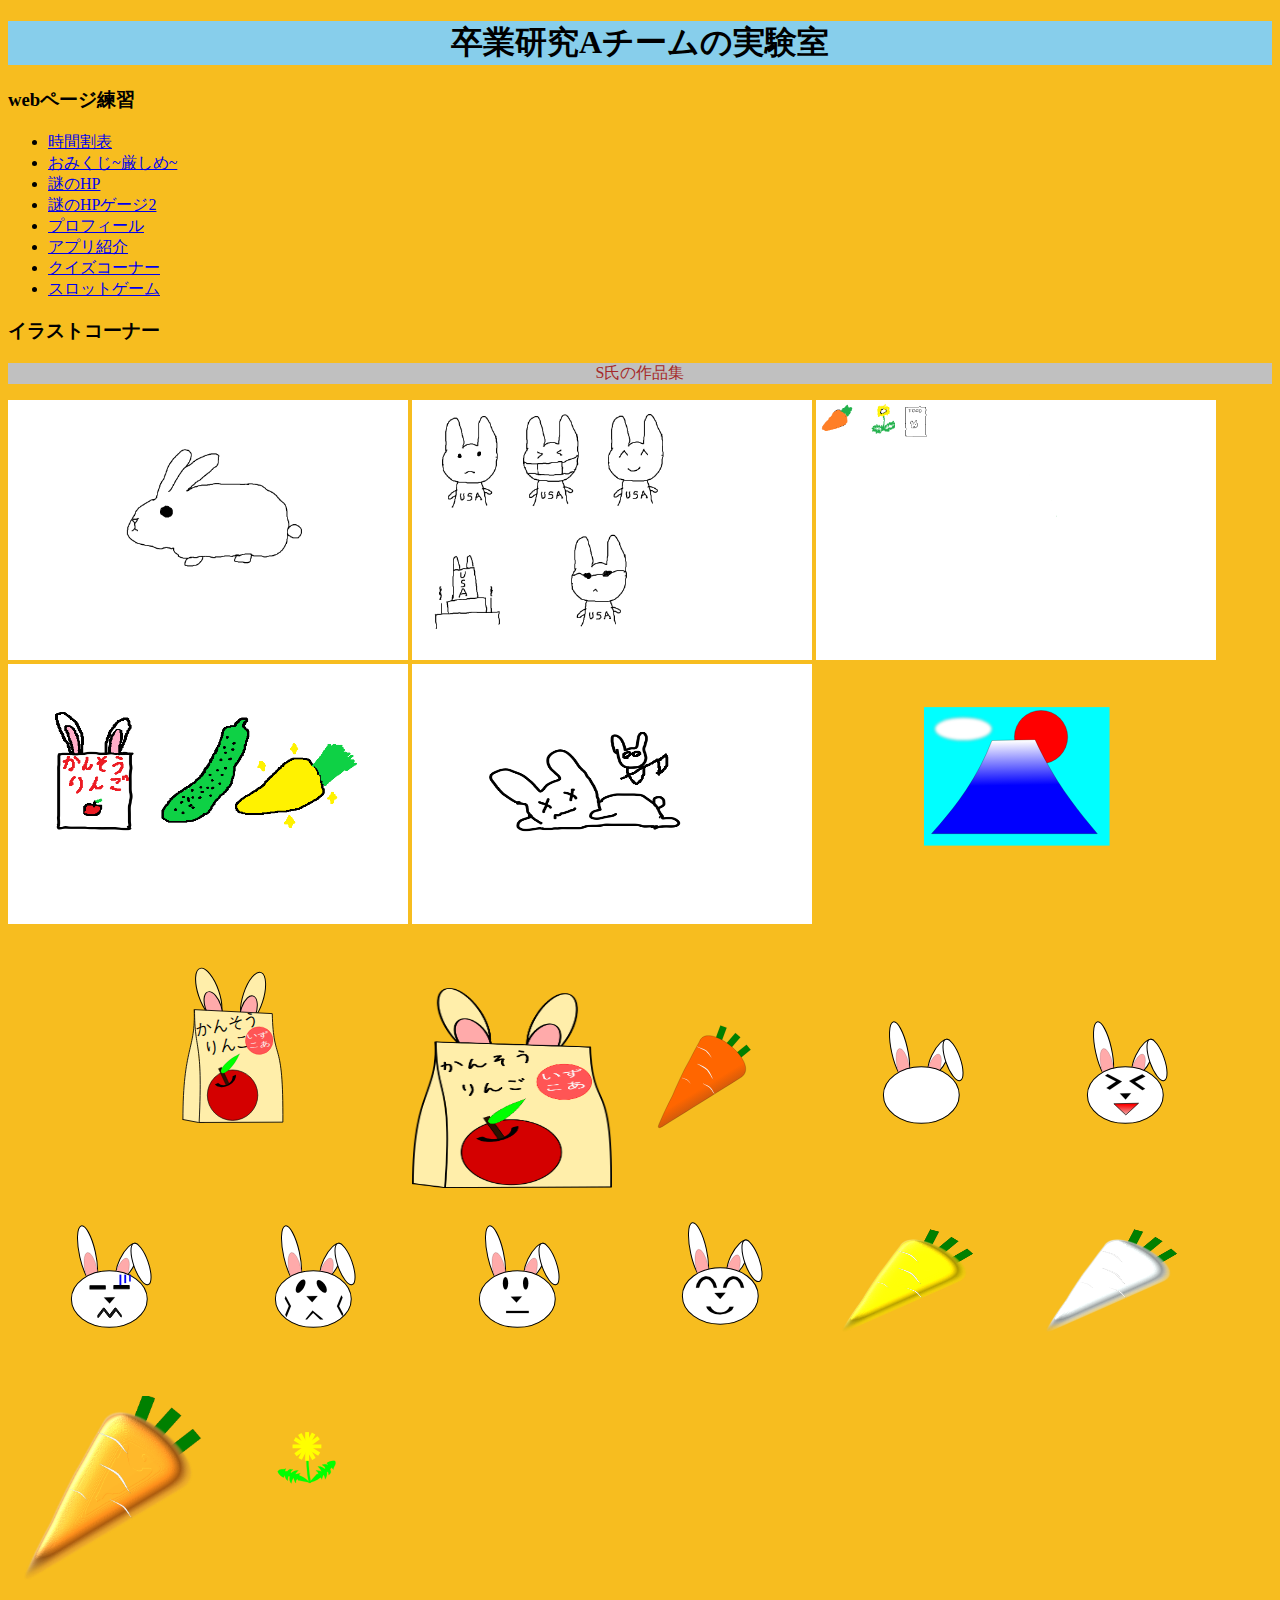
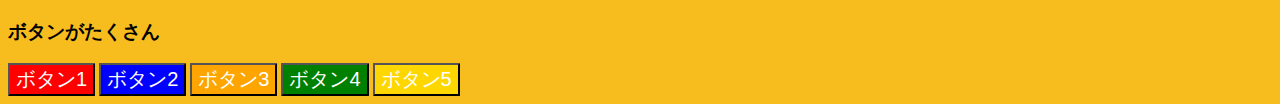
<file: index.html>
<!DOCTYPE html>
<html lang="ja">
    <head>
        <meta charset="utf-8">
        <title>卒業研究Aチーム</title>
        <link rel="stylesheet" type="text/css" href="./style.css">
    </head>
<body>
    <h1>卒業研究Aチームの実験室</h1>

    <h3>webページ練習</h3>
    <ul>
        <li><a href="jikanwari.html">時間割表</a></li>
        <li><a href="omikuji.html">おみくじ~厳しめ~</a></li>
        <li><a href="hpgraph4.html">謎のHP</a></li>
        <li><a href="hpgraph3.html">謎のHPゲージ2</a></li>
        <li><a href="profile.html">プロフィール</a></li>
        <li><a href="introduction.html">アプリ紹介</a></li>
        <li><a href="quiz.html">クイズコーナー</a></li>
        <li><a href="slot-machine.html">スロットゲーム</a></li>
    </ul>

    <h3>イラストコーナー</h3>
    <p>S氏の作品集</p>
    <img src="img/イラスト１.png" width="400" height="260" alt="S氏作成画像1">
    <img src="img/イラスト２.png" width="400" height="260" alt="S氏作成画像2">
    <img src="img/イラスト3.png" width="400" height="260" alt="S氏作成画像3">
    <img src="img/イラスト4.png" width="400" height="260" alt="S氏作成画像4">
    <img src="img/うさぎしにかけ.png" width="400" height="260" alt="S氏作成画像うさぎしにかけ">
    <img src="img/富士山.svg" width="400" height="260" alt="S氏作成画像富士山">
    <img src="img/えさかんそうりんご.svg" width="400" height="260" alt="S氏作成画像乾燥リンゴ">
    <img src="img/えさかんそうりんご.png" width="200" height="200" alt="S氏作成画像乾燥リンゴ2">
    <img src="img/えさ人参画像.svg" width="200" height="200" alt="S氏作成画像人参">
    <img src="img/うさぎ無表情.svg" width="200" height="200" alt="S氏作成画像無表情">
    <img src="img/ウサギ表情.svg" width="200" height="200" alt="S氏作成画像表情">
    <img src="img/うさぎ疲れた表情.svg" width="200" height="200" alt="S氏作成画像疲れた表情">
    <img src="img/うさぎやつれた表情.svg" width="200" height="200" alt="S氏作成画像やつれた表情">
    <img src="img/うさぎ真顔表情.svg" width="200" height="200" alt="S氏作成画像真顔">
    <img src="img/うさぎ笑顔表情.svg" width="200" height="200" alt="S氏作成画像笑顔">
    <img src="img/金人参画像.png" width="200" height="200" alt="S氏作成画像立体ニンジン(金)">
    <img src="img/銀人参画像.png" width="200" height="200" alt="S氏作成画像立体ニンジン(銀)">
    <img src="img/path815.png" width="200" height="200" alt="S氏作成画像立体ニンジン">
    <img src="img/えさタンポポ画像.svg" width="200" height="200" alt="S氏作成画像タンポポp">

    <h3>ボタンがたくさん</h3>
    <button class="button-1" type="button">
        ボタン1
    </button>
    <button class="button-2" type="button">
        ボタン2
    </button>
    <button class="button-3" type="button">
        ボタン3
    </button>
    <button class="button-4" type="button">
        ボタン4
    </button>
    <button class="button-5" type="button">
        ボタン5
    </button>

</body>
</html>
</file>
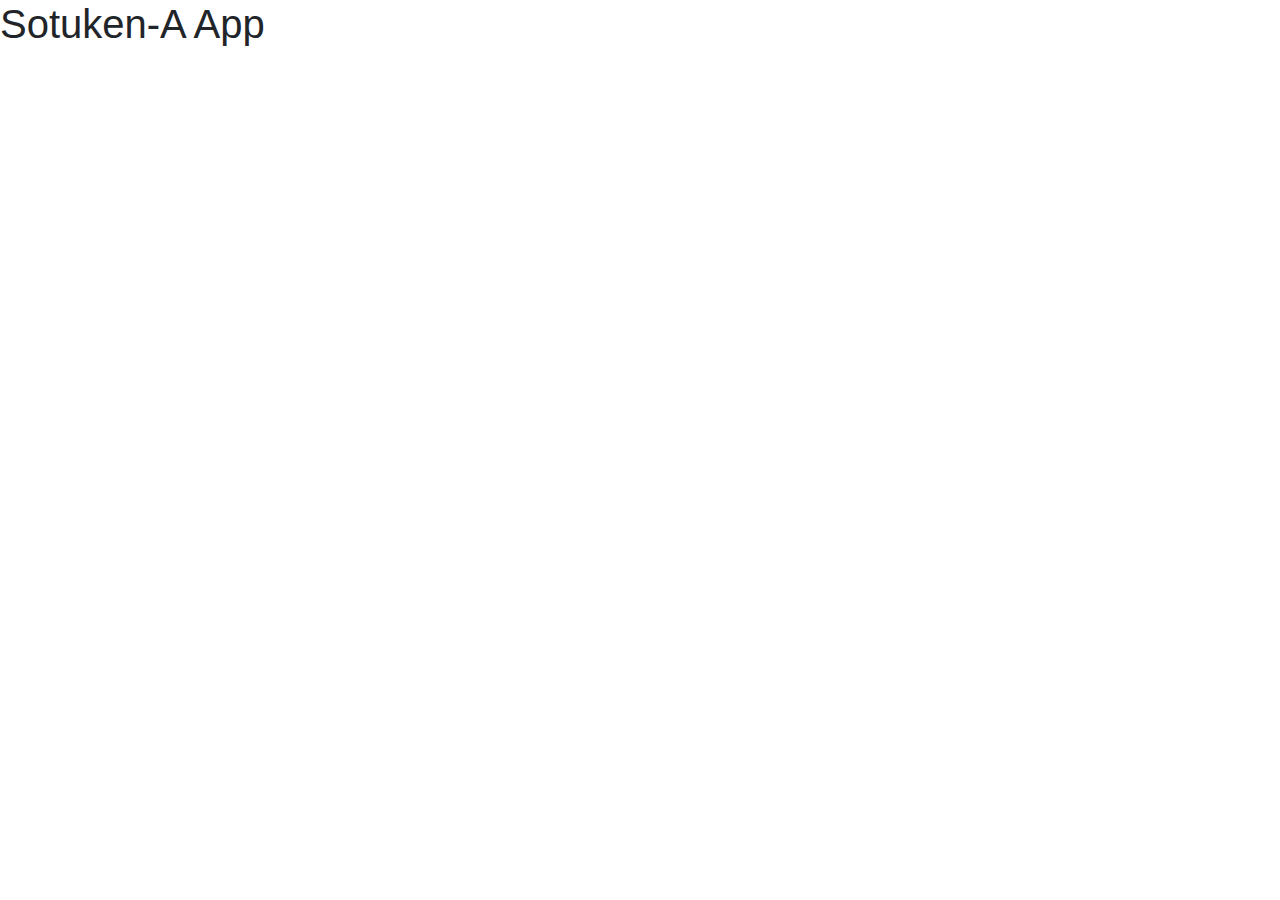
<file: bootstrap-app.html>
<!doctype html>
<html lang="ja">
  <head>
    <!-- Required meta tags -->
    <meta charset="utf-8">
    <meta name="viewport" content="width=device-width, initial-scale=1, shrink-to-fit=no">

    <!-- Bootstrap CSS -->
    <link rel="stylesheet" href="https://stackpath.bootstrapcdn.com/bootstrap/4.3.1/css/bootstrap.min.css" integrity="sha384-ggOyR0iXCbMQv3Xipma34MD+dH/1fQ784/j6cY/iJTQUOhcWr7x9JvoRxT2MZw1T" crossorigin="anonymous">

    <title>Sotuken-A App</title>

    <style>

    </style>
  </head>
  <body>
      <header>
        <div>
            <h1>Sotuken-A App</h1>
        </div>
      </header>
      <main>

          <!-- 
              ブラウザ幅によってレイアウト変更されるブレイクポイント
              576px and up: sm
              768px and up: md
              992px and up: lg
              1200px and up: xl
            -->
            
            <!-- 
                パディングやマージンの設定
                [p|m][location]-[size] 
                
                location:
                - t, b, l, r
                - x(上下), y(左右)
                
                size:
                - 0
                - 1: 0.25rem
                - 2: 0.5rem
                - 3: 1.0rem
                - 4: 1.5rem
                - 5: 3.0rem
                - auto
            -->
        </main>
        <footer>

        </footer>

            <!-- Optional JavaScript -->
            <!-- jQuery first, then Popper.js, then Bootstrap JS -->
            <script src="https://code.jquery.com/jquery-3.3.1.slim.min.js" integrity="sha384-q8i/X+965DzO0rT7abK41JStQIAqVgRVzpbzo5smXKp4YfRvH+8abtTE1Pi6jizo" crossorigin="anonymous"></script>
            <script src="https://cdnjs.cloudflare.com/ajax/libs/popper.js/1.14.7/umd/popper.min.js" integrity="sha384-UO2eT0CpHqdSJQ6hJty5KVphtPhzWj9WO1clHTMGa3JDZwrnQq4sF86dIHNDz0W1" crossorigin="anonymous"></script>
            <script src="https://stackpath.bootstrapcdn.com/bootstrap/4.3.1/js/bootstrap.min.js" integrity="sha384-JjSmVgyd0p3pXB1rRibZUAYoIIy6OrQ6VrjIEaFf/nJGzIxFDsf4x0xIM+B07jRM" crossorigin="anonymous"></script>
        </body>
        </html>
</file>
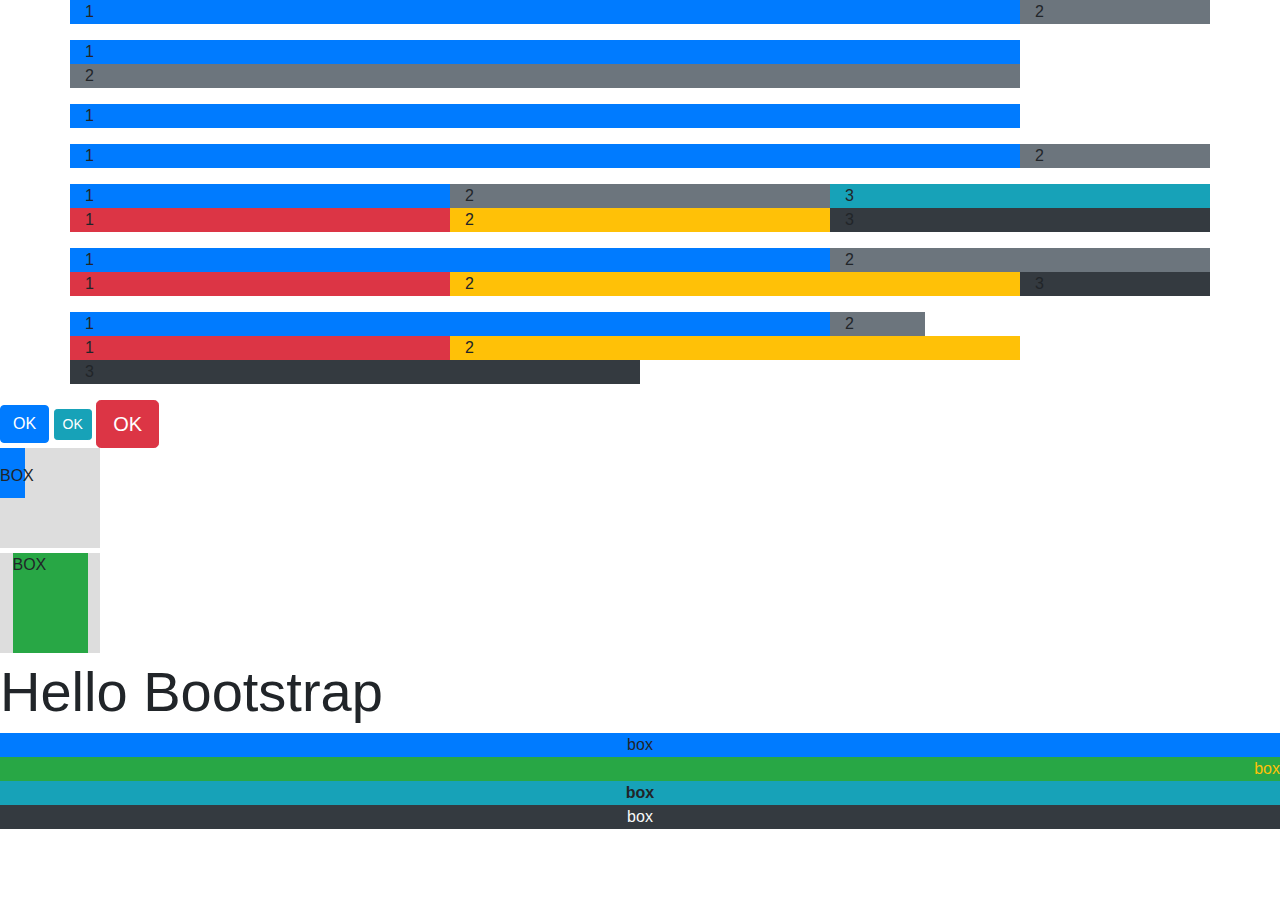
<file: bootstrap.html>
<!doctype html>
<html lang="ja">
  <head>
    <!-- Required meta tags -->
    <meta charset="utf-8">
    <meta name="viewport" content="width=device-width, initial-scale=1, shrink-to-fit=no">

    <!-- Bootstrap CSS -->
    <link rel="stylesheet" href="https://stackpath.bootstrapcdn.com/bootstrap/4.3.1/css/bootstrap.min.css" integrity="sha384-ggOyR0iXCbMQv3Xipma34MD+dH/1fQ784/j6cY/iJTQUOhcWr7x9JvoRxT2MZw1T" crossorigin="anonymous">

    <title>Sotuken-A App</title>

    <style>
        .box-container {
            width: 100px;
            height: 100px;
            background: #ddd;
            margin-bottom: 5px;
        }
    </style>
  </head>
  <body>
      <header>

      </header>
      <main>

          <!-- 
              ブラウザ幅によってレイアウト変更されるブレイクポイント
              576px and up: sm
              768px and up: md
              992px and up: lg
              1200px and up: xl
            -->
            
            <div class="container">
                <div class="row mb-3">
                    <div class="col-10 bg-primary">1</div>
                    <div class="col-2 bg-secondary">2</div>
                </div>
                
                <div class="row mb-3">
                    <div class="col-10 bg-primary">1</div>
                    <div class="col-2 col-md-10 bg-secondary">2</div>
                </div>
                
                <div class="row mb-3">
                    <div class="col-10 bg-primary">1</div>
                    <!-- 初期状態表示、ウィンドウがmd以上で非表示 -->
                    <div class="col-2 d-md-none bg-secondary">2</div>
                </div>
                
                <div class="row mb-3">
                    <div class="col-10 bg-primary">1</div>
                    <!-- 初期状態非表示、ウィンドウがmd以上で表示 -->
                    <div class="d-none d-md-block col-md-2 bg-secondary">2</div>
                </div>
            </div>
            
            
            <!-- 
                パディングやマージンの設定
                [p|m][location]-[size] 
                
                location:
                - t, b, l, r
                - x(上下), y(左右)
                
                size:
                - 0
                - 1: 0.25rem
                - 2: 0.5rem
                - 3: 1.0rem
                - 4: 1.5rem
                - 5: 3.0rem
                - auto
            -->
            
            <div class="container">
                <div class="row">
                    <div class="col bg-primary">1</div>
                    <div class="col bg-secondary">2</div>
                    <div class="col bg-info">3</div>
                </div>
            </div>
            
            <div class="container">
                <div class="row mb-3">
                    <div class="col bg-danger">1</div>
                    <div class="col bg-warning">2</div>
                    <div class="col bg-dark">3</div>
                </div>
            </div>
            
            <div class="container">
                <div class="row">
                    <!-- 合計が12になるように分割されている(比率変更可能) -->
                    <!-- 12以上だと次の行になったりする -->
                    <div class="col-8 bg-primary">1</div>
                    <div class="col-4 bg-secondary">2</div>
                </div>
            </div>
            
            <div class="container">
                <div class="row mb-3">
                    <div class="col-4 bg-danger">1</div>
                    <div class="col-6 bg-warning">2</div>
                    <div class="col-2 bg-dark">3</div>
                </div>
            </div>
            
            <div class="container">
                <div class="row">
                    <div class="col-8 bg-primary">1</div>
                    <div class="col-1 bg-secondary">2</div>
                </div>
            </div>
            
            <div class="container">
                <div class="row mb-3">
                    <div class="col-4 bg-danger">1</div>
                    <div class="col-6 bg-warning">2</div>
                    <div class="col-6 bg-dark">3</div>
                </div>
            </div>
            
            <button class="btn btn-primary">OK</button>
            <button class="btn btn-info btn-sm">OK</button>
            <button class="btn btn-danger btn-lg">OK</button>
            
            <div class="box-container">
                <div class="bg-primary w-25 h-50 pt-3">BOX</div>
            </div>
            
            <div class="box-container">
                <div class="bg-success w-75 h-100 my-0 mx-auto">BOX</div>
            </div>
            
            <!-- あらかじめ用意されたテキストでレイアウト変更が可能 -->
            <!-- 後でスタイルを指定してもclass内で定義されたものが優先されるので注意 -->
            <h2 class="font-weight-normal display-4">Hello Bootstrap</h2>
            <div class="text-center bg-primary">box</div>
            <div class="text-right bg-success text-warning">box</div>
            <div class="text-center bg-info font-weight-bold">box</div>
            <div class="text-center bg-dark text-light">box</div>
            <!-- Optional JavaScript -->
            <!-- jQuery first, then Popper.js, then Bootstrap JS -->
            <script src="https://code.jquery.com/jquery-3.3.1.slim.min.js" integrity="sha384-q8i/X+965DzO0rT7abK41JStQIAqVgRVzpbzo5smXKp4YfRvH+8abtTE1Pi6jizo" crossorigin="anonymous"></script>
            <script src="https://cdnjs.cloudflare.com/ajax/libs/popper.js/1.14.7/umd/popper.min.js" integrity="sha384-UO2eT0CpHqdSJQ6hJty5KVphtPhzWj9WO1clHTMGa3JDZwrnQq4sF86dIHNDz0W1" crossorigin="anonymous"></script>
            <script src="https://stackpath.bootstrapcdn.com/bootstrap/4.3.1/js/bootstrap.min.js" integrity="sha384-JjSmVgyd0p3pXB1rRibZUAYoIIy6OrQ6VrjIEaFf/nJGzIxFDsf4x0xIM+B07jRM" crossorigin="anonymous"></script>
        </main>
        <footer></footer>
        </body>
        </html>
</file>
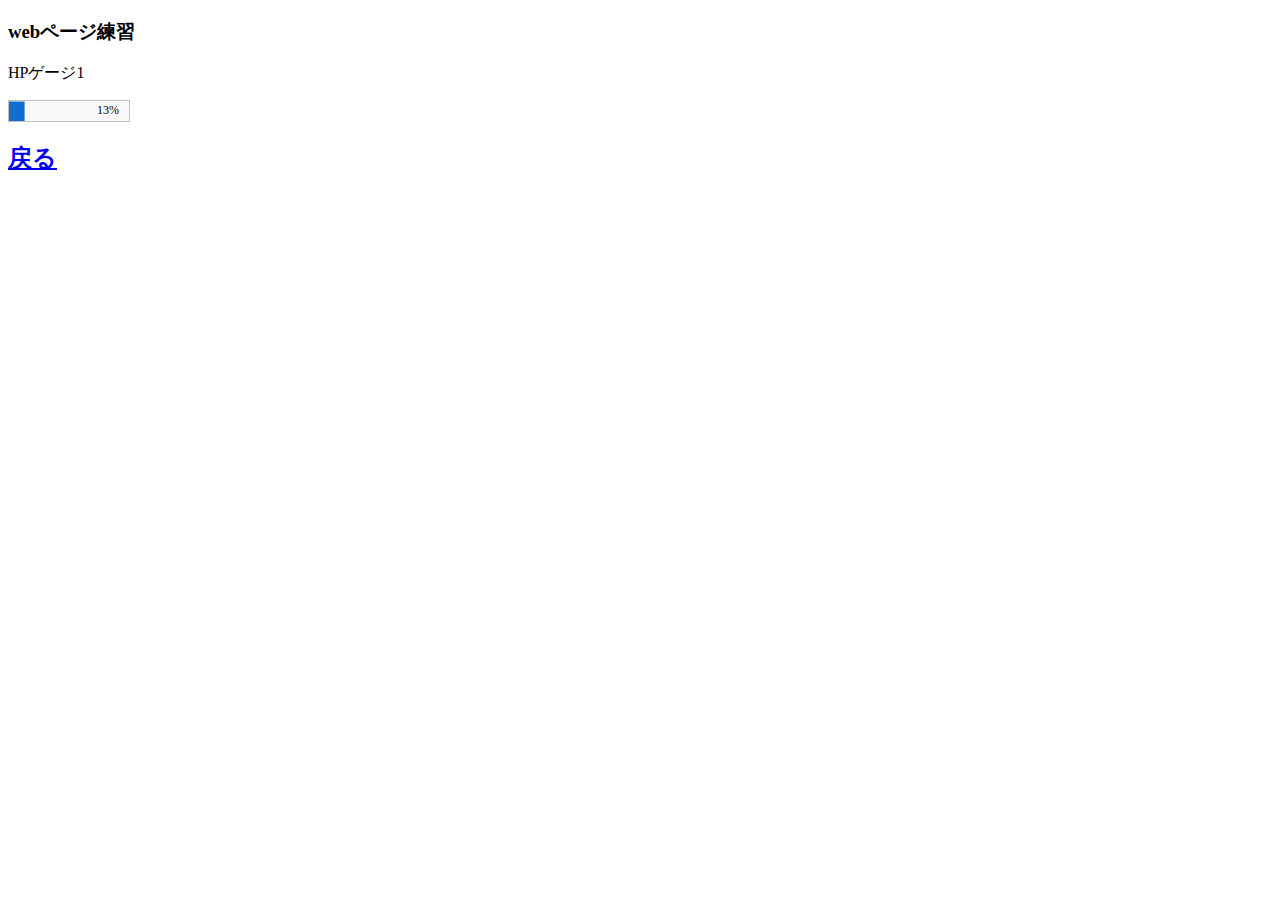
<file: hpgraph.html>
<!doctype html>
<meta charset="utf-8"/>
<!--html-->
<head>
<title>卒業研究Aチーム</title>
</head>
<body>
    <h3>webページ練習</h3>
<p>HPゲージ1</p>
<div class="gauge">
    <!--labelはテキスト-->
    <span class="label">0%</span>
    <!--ゲージ背景色表示-->
	<span class="fill">
		<span class="label">0%</span>
	</span>
</div>

  

<h2><a href="index.html">戻る</a></h2>

</body>

<!--javascript-->
<script>
//ゲージの更新 第1引数はゲージ要素、第２引数は,1から99までの数値
function updateGauage(elem, n){
    // ゲージのパーセント定義
    // ~~は何か？ビット否定演算子　-> 小数点以下切り捨て
    // (わたってくるのは現状1から99なので、現状は不要？)
    const percent_str = ~~n + "%"
    //
    elem.style.setProperty("--percent", percent_str)
    //ラベルの更新
	for(const label of elem.querySelectorAll(".label")){
		label.textContent = percent_str
	}
}

let v = 0
//uerySelector() メソッド
//指定されたセレクターまたはセレクターのグループに一致する、
//書内の最初の Element を返す
const elem = document.querySelector(".gauge")
//50ミリ秒ごとにゲージを増やす
setInterval(_ => {
    //updateGauageを呼び出す
    //第1引数にゲージ要素、第2引数は1,2,3...99,1,2,3...ような1から99までの数値が渡される
    if(v != 100){
      updateGauage(elem, ++v % 100)
    }else{

    }
}, 50)

</script>

<!--スタイルシート-->
<style>
    .gauge{
        width: 120px;
        height: 20px;
        border: 1px solid silver;
        background: #f9f9f9;
        position: relative;
    }
    .gauge .fill{
        width: 100%;
        height: 100%;
        background: #126ece;
        /*100%を超えたらゲージ外の部分を非表示にする*/
        /*ゲージの可変部分(右方向を計算している上下左は0で固定)*/
        clip-path: inset(0 calc(100% - var(--percent, 100%)) 0 0);
        display: block;
    }
    .gauge .label {
        /*positionで位置合わせ*/
        position: absolute;
        top: 2px;
        right: 10px;
        display: block;
        font-size: 12px;
    }
    .gauge .fill .label {
        color: white;
    }
    .gauge>.label {
        z-index: 0;
    }

.gauge_wrap li > div {
    background: -moz-linear-gradient(top, #555, #222);
    background: -webkit-gradient(linear, left top, left bottom, from(#555), to(#222));
    border: solid 5px #000;
    width: 300px;
    height: 32px;
}
 
.gauge_wrap .gauge_main {
    background: -moz-linear-gradient(top, #9FF, #0FF);
    background: -webkit-gradient(linear, left top, left bottom, from(#9FF), to(#0FF));
    height: 22px;
}
</style>
</file>
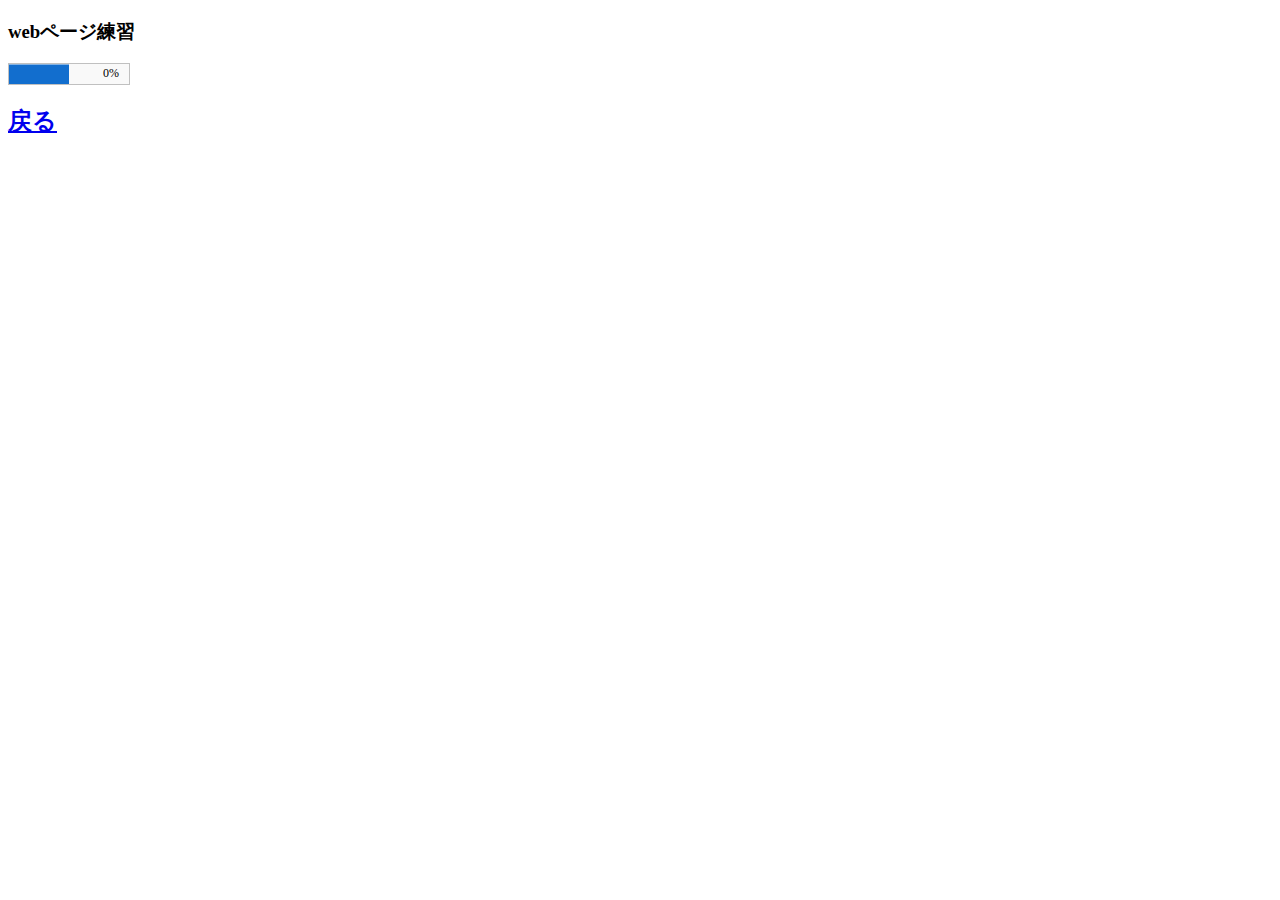
<file: hpgraph2.html>
<!doctype html>
<meta charset="utf-8"/>
<!--html-->
<head>
<title>卒業研究Aチーム</title>
</head>
<body>
    <h3>webページ練習</h3>
<div class="gauge">
    <!--labelはテキスト-->
    <span class="label">0%</span>
    <!--ゲージ背景色表示-->
	<span class="fill">
		<span class="label">0%</span>
	</span>
</div>
<h2><a href="index.html">戻る</a></h2>

</body>

<!--javascript-->
<!-- <script>
function updateGauage(elem, n){
	const percent_str = ~~n + "%"
	elem.style.setProperty("--percent", percent_str)
	for(const label of elem.querySelectorAll(".label")){
		label.textContent = percent_str
	}
}

let v = 0
const elem = document.querySelector(".gauge")
setInterval(_ => {
	updateGauage(elem, ++v % 100)
}, 50)

</script> -->

<!--スタイルシート-->
<style> 
    .gauge{
        width: 120px;
        height: 20px;
        border: 1px solid silver;
        background: #f9f9f9;
        position: relative;
    }
    .gauge .fill{
        width: 100%;
        height: 100%;
        background: #126ece;
        /*100%を超えたらゲージ外の部分を非表示にする*/
        /*ゲージの可変部分(右方向を計算している上下左は0で固定)*/
        clip-path: inset(0 50% 0 0);
        display: block;
    }
    .gauge .label {
        /*positionで位置合わせ*/
        position: absolute;
        top: 2px;
        right: 10px;
        display: block;
        font-size: 12px;
    }
    .gauge .fill .label {
        color: white;
    }
    .gauge>.label {
        z-index: 0;
    }
    </style>
</file>
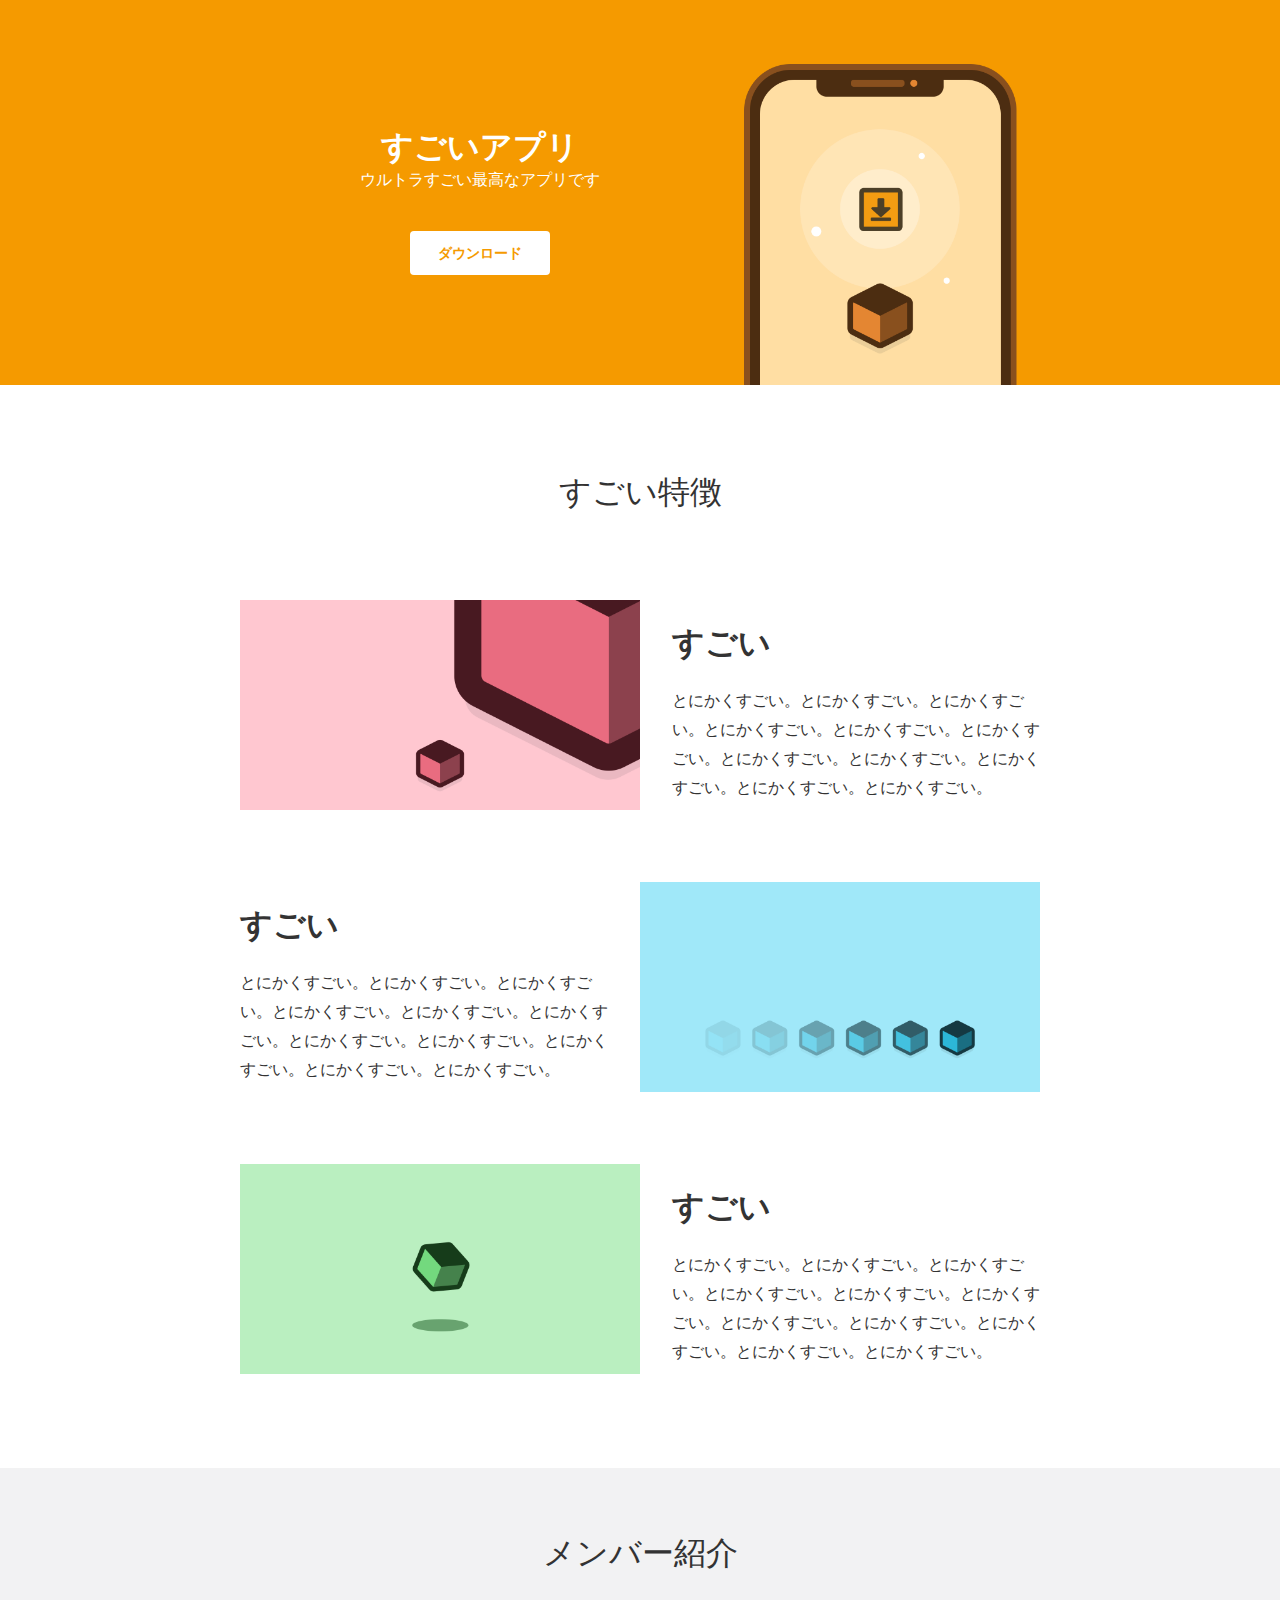
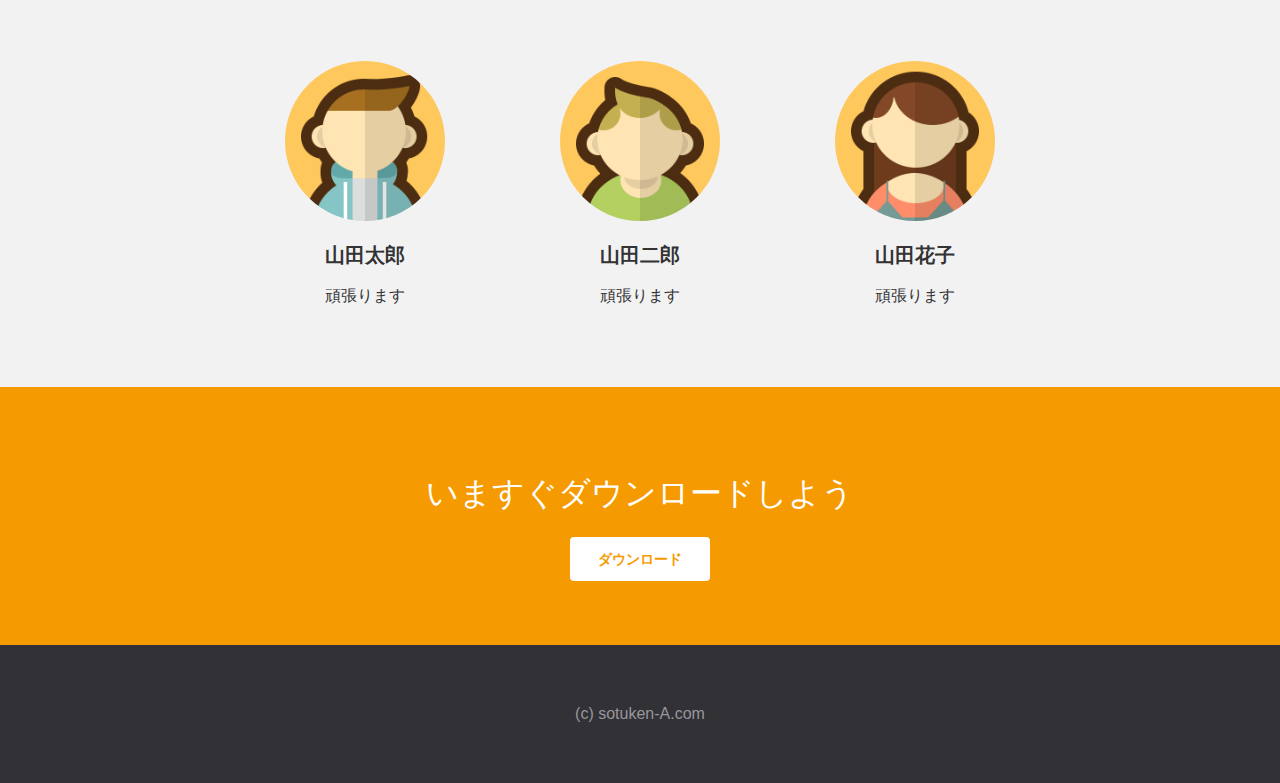
<file: introduction.html>
<!DOCTYPE html>
<html lage="ja">
    <head>
        <meta charset="utf-8">
        <!-- ↓デバイスのサイズにページを自動調整 -->
        <meta name="viewport" content="width=device-width, initial-scale=1">
        <title>すごいアプリ</title>
        <link rel="stylesheet" href="css/introduction-style.css">
        <link rel="icon" href="favicon2.ico">
    </head>
            <body>
                <header>
                    <div class="container">
                        <div class="info">
                            <h1>すごいアプリ</h1>
                            <p>ウルトラすごい最高なアプリです</p>
                            <a href="" class="btn">ダウンロード</a>
                        </div>
                        <div class="pic">
                            <img src="img/top.png" alt="スマホ画像">
                        </div>
                    </div>
                </header>

                <section class="features">
                    <h1>すごい特徴</h1>

                    <div class="container">

                        
                        <section>
                            <div class="pic">
                                <img src="img/feature1.png">
                            </div>
                            <div class="info">
                                <h1>すごい</h1>
                                <p>とにかくすごい。とにかくすごい。とにかくすごい。とにかくすごい。とにかくすごい。とにかくすごい。とにかくすごい。とにかくすごい。とにかくすごい。とにかくすごい。とにかくすごい。</p>
                            </div>
                        </section>
                        
                        <section>
                            <div class="pic">
                                <img src="img/feature2.png">
                            </div>
                            <div class="info">
                                <h1>すごい</h1>
                                <p>とにかくすごい。とにかくすごい。とにかくすごい。とにかくすごい。とにかくすごい。とにかくすごい。とにかくすごい。とにかくすごい。とにかくすごい。とにかくすごい。とにかくすごい。</p>
                            </div>
                        </section>

                        <section>
                            <div class="pic">
                                <img src="img/feature3.png">
                            </div>
                            <div class="info">
                                <h1>すごい</h1>
                                <p>とにかくすごい。とにかくすごい。とにかくすごい。とにかくすごい。とにかくすごい。とにかくすごい。とにかくすごい。とにかくすごい。とにかくすごい。とにかくすごい。とにかくすごい。</p>
                            </div>
                        </section>
                    </div>
                        
                    </section>

                    <section class="members">
                        <h1>メンバー紹介</h1>

                        <ul>
                            <li>
                                <img src="img/member1.png" alt="メンバー1">
                                <h2>山田太郎</h2>
                                <p>頑張ります</p>

                            </li>

                            <li>
                                <img src="img/member2.png" alt="メンバー1">
                                <h2>山田二郎</h2>
                                <p>頑張ります</p>

                            </li>

                            <li>
                                <img src="img/member3.png" alt="メンバー1">
                                <h2>山田花子</h2>
                                <p>頑張ります</p>

                            </li>
                        </ul>
                    </section>

                    <section class="call-to-action">
                        <h1>いますぐダウンロードしよう</h1>
                        <a href="" class="btn">ダウンロード</a>

                    </section>

                    <footer>
                        (c) sotuken-A.com
                    </footer>
    
            </body>

</html>
</file>
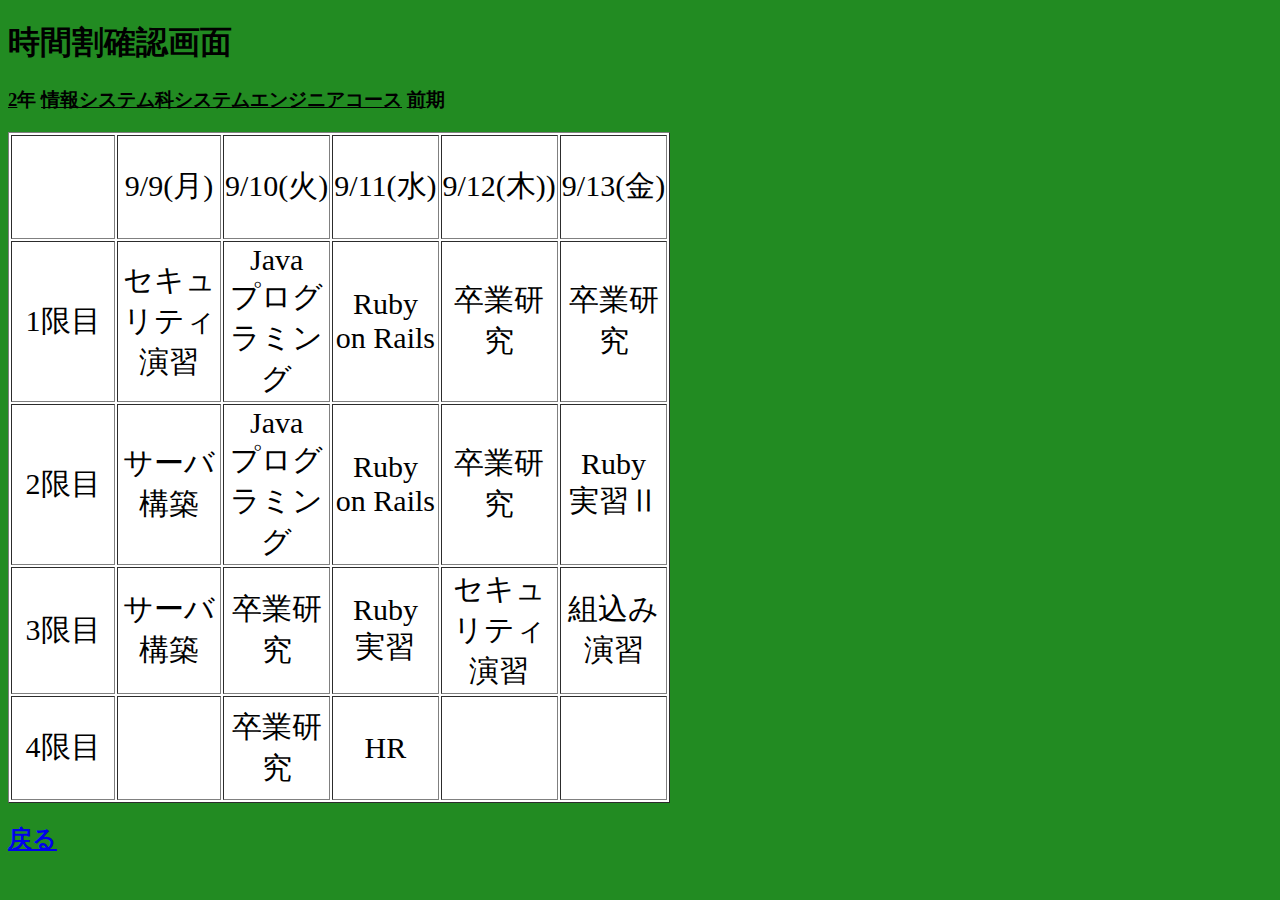
<file: jikanwari.html>
<!DOCTYPE html>
<html lang="ja">
    <head>
        <meta charset="utf-8">
        <title>時間割確認画面</title>
        <link rel="stylesheet" type="text/css" href="./style2.css">
    </head>
<body>
    <h1>時間割確認画面</h1>

    <h3><u>2</u>年 <u>情報システム科システムエンジニアコース</u> <u>前</u>期</h3>
    <table border="1">
        <tr>
            <td></td><td>9/9(月)</td><td>9/10(火)</td><td>9/11(水)</td><td>9/12(木))</td><td>9/13(金)</td>
        </tr>
        <tr>
            <td>1限目</td><td>セキュリティ<br>演習</td><td>Java<br>プログラミング</td><td>Ruby on Rails</td><td>卒業研究</td><td>卒業研究</td>
        </tr>
        <tr>
            <td>2限目</td><td>サーバ構築</td><td>Java<br>プログラミング</td><td>Ruby on Rails</td><td>卒業研究</td><td>Ruby<br>実習Ⅱ</td>
        </tr>
        <tr>
            <td>3限目</td><td>サーバ構築</td><td>卒業研究</td><td>Ruby<br>実習</td><td>セキュリティ<br>演習</td><td>組込み<br>演習</td>
        </tr>
        <tr>
            <td>4限目</td><td></td><td>卒業研究</td><td>HR</td><td></td><td></td>
        </tr>
    </table>

    <h2><a href="index.html">戻る</a></h2>
    

</body>
</html>
</file>
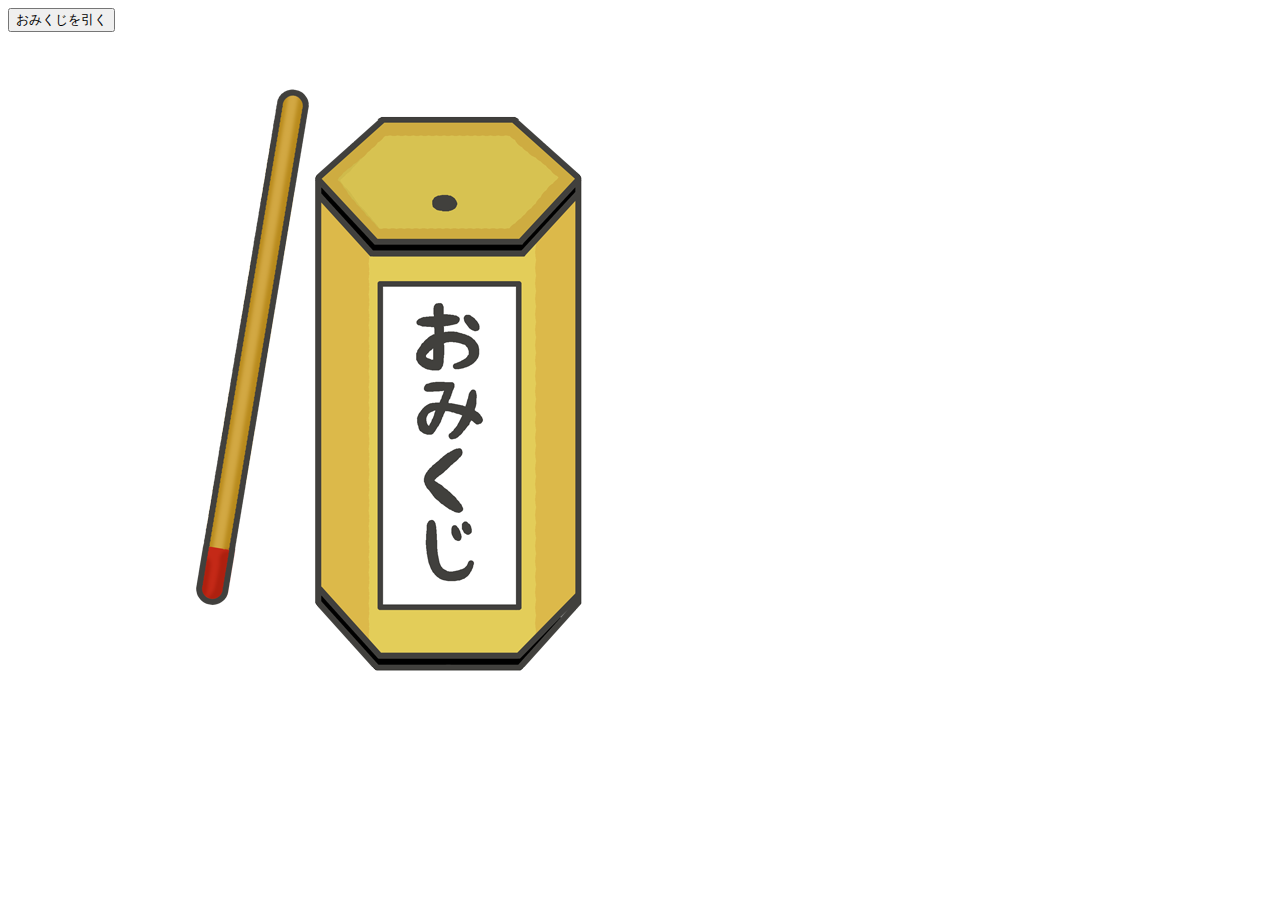
<file: omikuji.html>
<!DOCTYPE html>
<html>
<head>
  <meta charset="utf-8"/>
  <title>sample1</title>
</head>
<body>
  <button onclick="changeImage()">おみくじを引く</button>
  <br>
  <img id="image_place"src="omikuji.png"/>
  <script type="text/javascript">
    // img要素を取得する
    var img = document.getElementById("image_place");
    // 表示する画像番号
    var idx;

    // 画像を切り替える関数
    function changeImage() {
      const idx = Math.random();
      
      if(idx < 0.1){
        img.src = "image" + 1 + ".jpeg";
        }else if(idx < 0.5){
            img.src = "image" + 2 + ".jpeg";
        }else{
            img.src = "image" + 3 + ".jpeg";
        }

      // img要素のsrcに画像ファイル名を設定する
      // img.src = "image" + idx + ".jpeg";
    }
  </script>
</body>
</html>
</file>
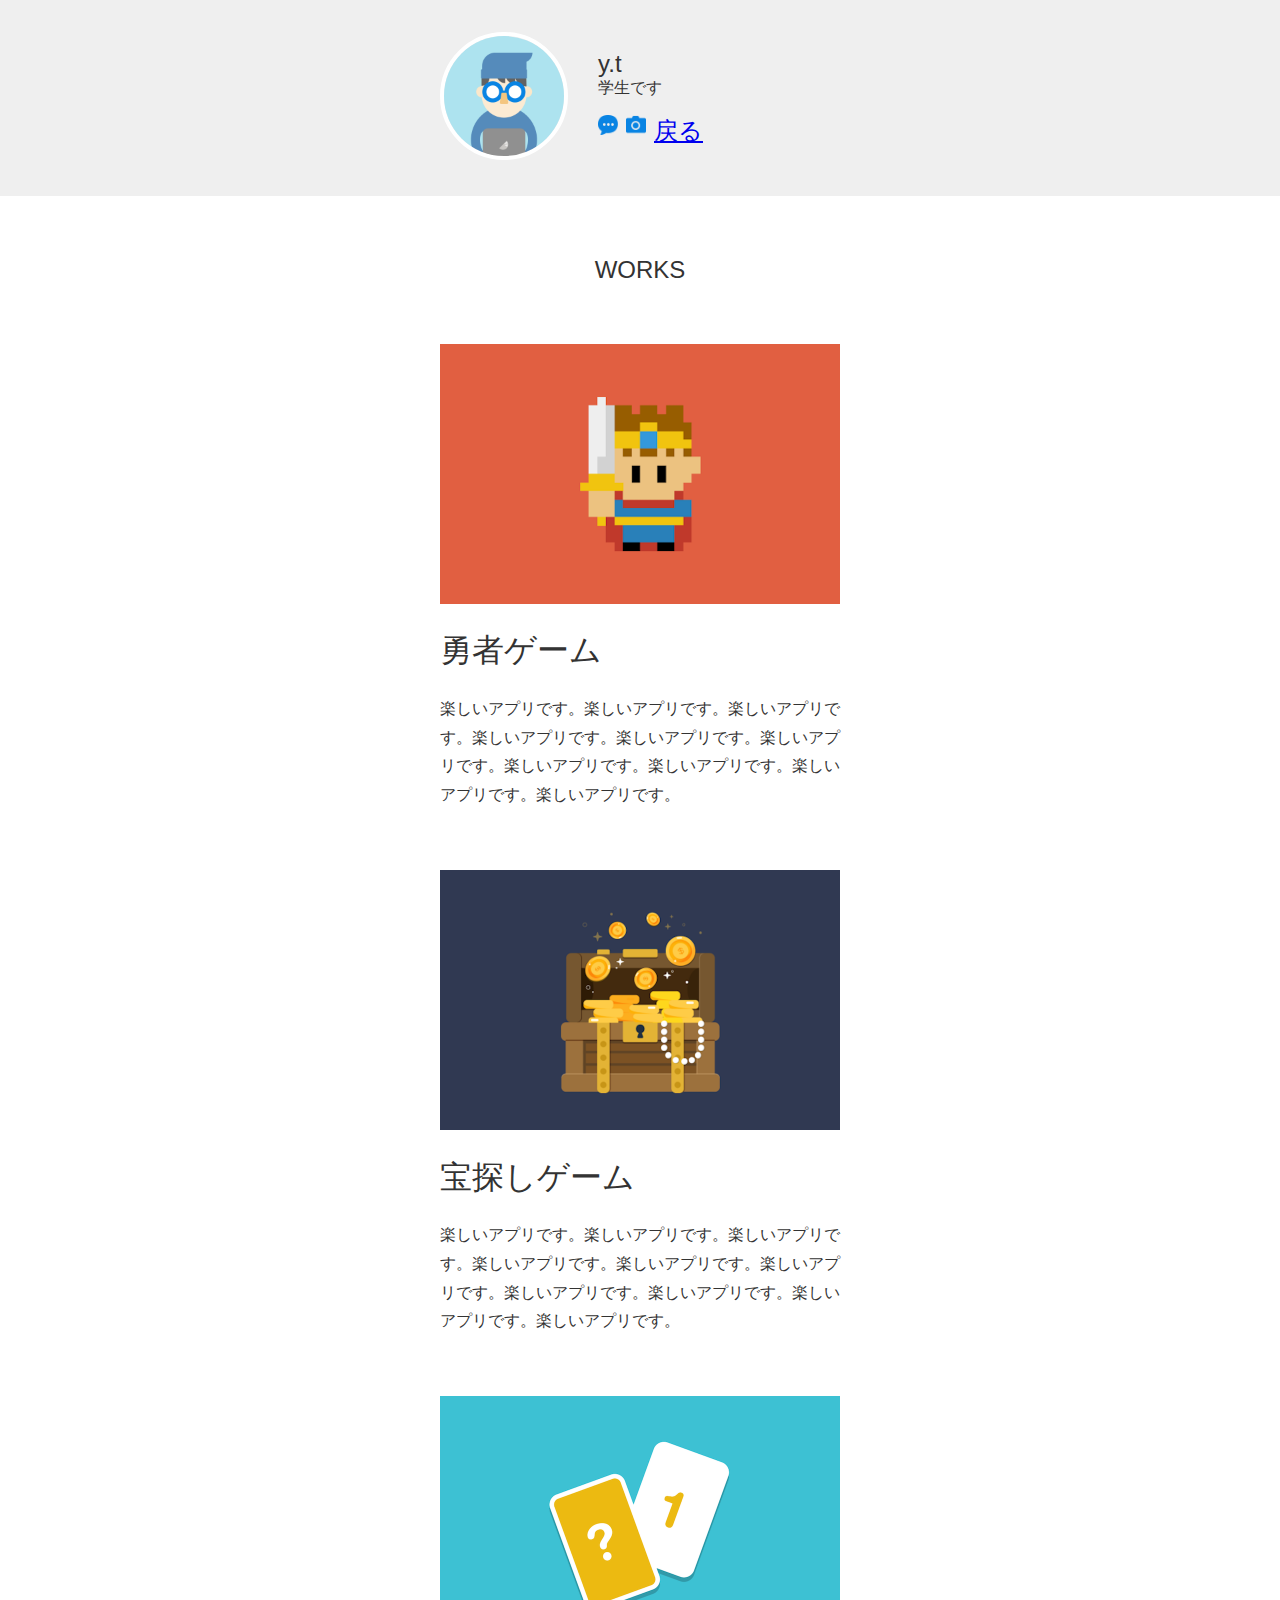
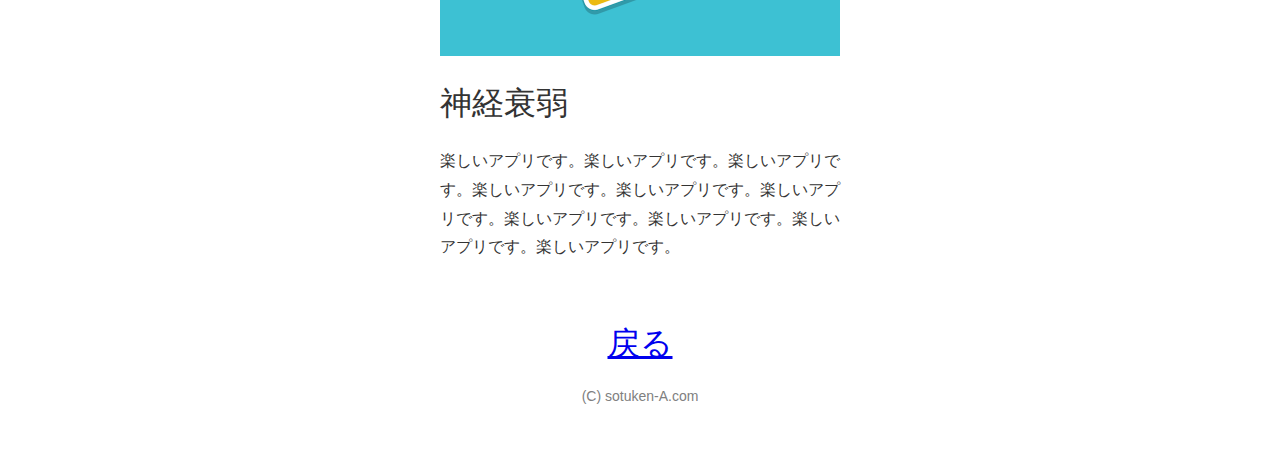
<file: profile.html>
<!DOCTYPE html>
<html lange="ja">
    <head>
        <meta charset="utf-8">
        <title>yのポートフォリオサイト</title>
        <link rel="icon" href="favicon.ico">
        <meta name="description" content="ゆうたのポートフォリオサイトです。">
        <link rel="stylesheet" href="css/profile-style.css">
    </head>
    <body>
        <header>
            <div class="container">
                <div class="icon">
                    <img src="img/taro.png" width="120" height="120" alt="橘のアイコン">
                </div>
                <div class="info">

                    <h1>y.t</h1>
                    <p>学生です</p>
                    
                    <ul>
                        <li>
                            <!--  target="_blank" で別のタブで開くようにする-->
                            <a href="https://dotinstall.com" target="_blank">
                                <img src="img/blog.png" width="20" height="20" alt="ブログサイトへのリンク画像です">
                            </a>
                        </li>
                        <li>
                            <a href="https://dotinstall.com" target="_blank">
                                <img src="img/photos.png" width="20" height="20" alt="ブログサイトへのリンク画像です">
                            </a>
                        </li>
                        
                        <li>
                            <h1><a href="index.html">戻る</a></h1>
                        </li>
        
                    </ul>
                </div>
            </div>
        </header>

        <!-- 作品紹介 -->
        <section class="works">
            <h1>WORKS</h1>
            
            <section>
                <img src="img/work1.png" width="400" height="260" alt="勇者ゲーム紹介画像">
                <h1>勇者ゲーム</h1>
                <p>楽しいアプリです。楽しいアプリです。楽しいアプリです。楽しいアプリです。楽しいアプリです。楽しいアプリです。楽しいアプリです。楽しいアプリです。楽しいアプリです。楽しいアプリです。</p>
            </section>
            <section>
                <img src="img/work2.png" width="400" height="260" alt="勇者ゲーム紹介画像">
                <h1>宝探しゲーム</h1>
                <p>楽しいアプリです。楽しいアプリです。楽しいアプリです。楽しいアプリです。楽しいアプリです。楽しいアプリです。楽しいアプリです。楽しいアプリです。楽しいアプリです。楽しいアプリです。</p>
            </section>
            <section>
                <img src="img/work3.png" width="400" height="260" alt="勇者ゲーム紹介画像">
                <h1>神経衰弱</h1>
                <p>楽しいアプリです。楽しいアプリです。楽しいアプリです。楽しいアプリです。楽しいアプリです。楽しいアプリです。楽しいアプリです。楽しいアプリです。楽しいアプリです。楽しいアプリです。</p>
            </section>

        </section>

        <footer>
            <h1><a href="index.html">戻る</a></h1>
            <p>(C) sotuken-A.com</p>
        </footer>
    </body>
</html>
</file>
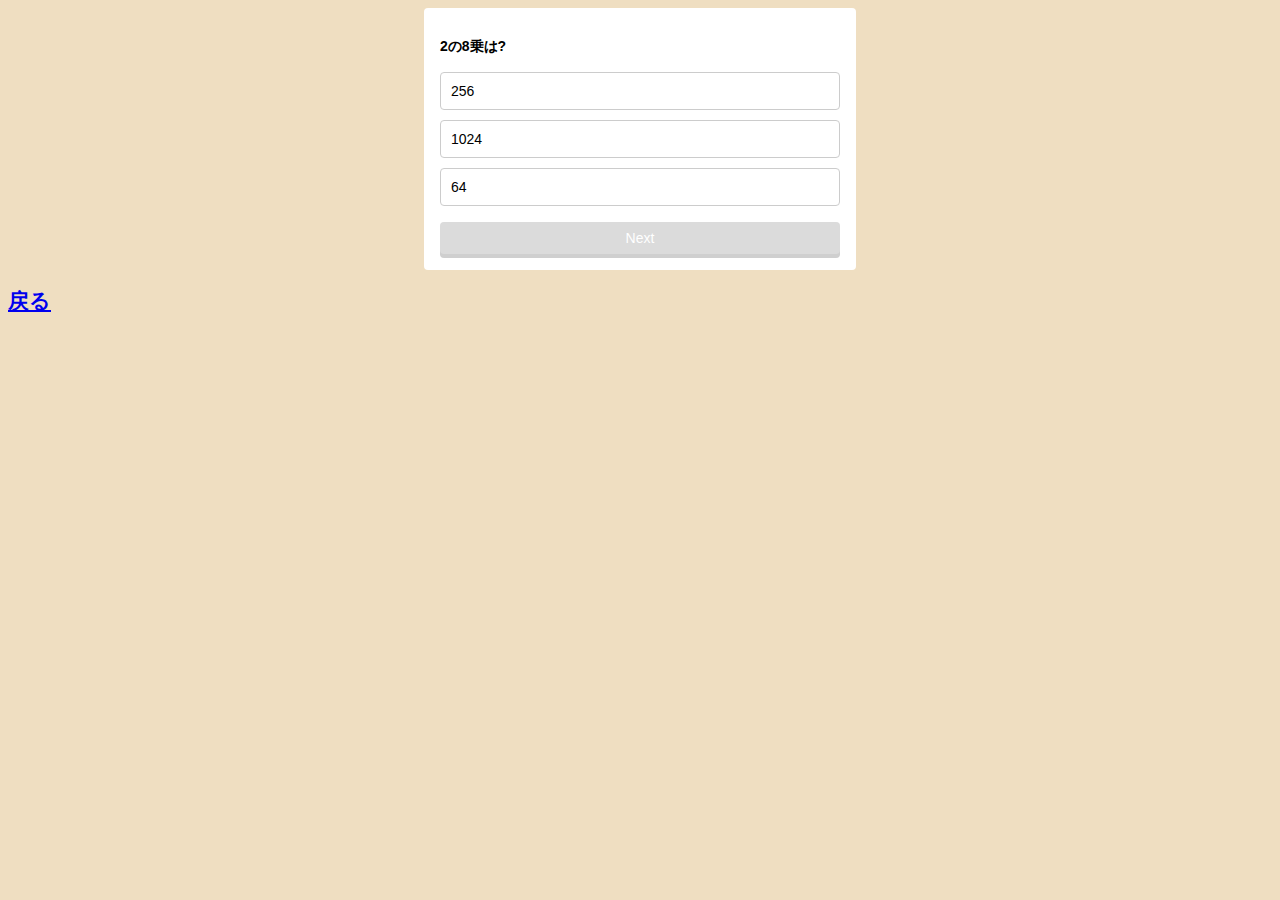
<file: quiz.html>
<!DOCTYPE html>
<html lang="ja">
    <head>
        <meta charset="utf-8">
        <title>Quiz</title>
        <link rel="stylesheet" href="css/quiz-styles.css">
    </head>
    <body>
        <section class="container">
            <p id="question"></p>
            <ul id="choices"></ul>
            <div id="btn" class="disabled">Next</div>

            <section id="result" class="hidden">
                <p></p>
                <!-- <p>Score: 3/3</p> -->
                <a href="">Replay?</a>
            </section>
        </section>
        <script src="js/quiz.js">
        </script>
        <h2><a href="index.html">戻る</a></h2>
    </body>
</html>
</file>
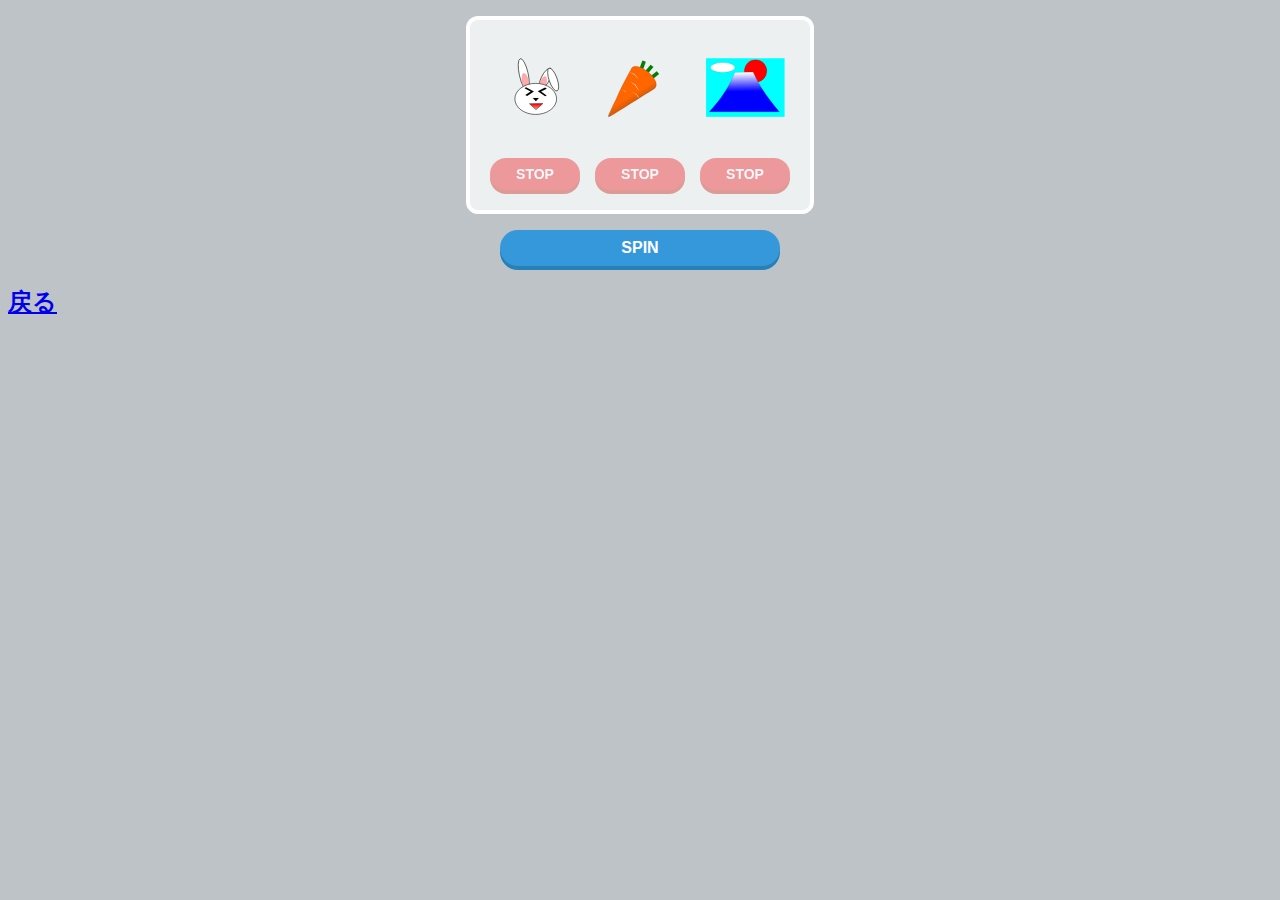
<file: slot-machine.html>
<!DOCTYPE html>
<html lang="ja">
    <head>
        <meta charset="utf-8">
        <title>スロットマシーン</title>
        <link rel="stylesheet" href="css/slot-styles.css">
    </head>
    <body>
        <main>
        </main>

        <div id="spin">SPIN</div>
        <script src="js/slot.js"></script>
        
        <h2><a href="index.html">戻る</a></h2>
    </body>
</html>
</file>
<file: style.css>
.button-1 {
    font-size: 20px;
    text-align: center;
    color: #fff;
    border-radius: 1px;
    background-color: red;
}
.button-2 {
    font-size: 20px;
    text-align: center;
    color: #fff;
    border-radius: 1px;
    background-color: blue;
}
.button-3 {
    font-size: 20px;
    text-align: center;
    color: #fff;
    border-radius: 1px;
    background-color: orange;
}
.button-4 {
    font-size: 20px;
    text-align: center;
    color: #fff;
    border-radius: 1px;
    background-color: green;
}
.button-5 {
    font-size: 20px;
    text-align: center;
    color: #fff;
    border-radius: 1px;
    background-color: gold;
}
body {
    background-color: rgb(247, 189, 31);
}

body p {
    background-color: silver;
    text-align: center;
    color: brown;
}

body > h1 {
    background-color: skyblue;
    text-align: center;

}
</file>
<file: css/introduction-style.css>
header h1, header p {
    margin: 0px;
}

header img {
    width: 280px;
    /* 要素を下に着ける */
    vertical-align: bottom;
}

header {
    background-color: #f59a00;
    color: #fff;
    text-align: center;
    padding-top: 64px;
}
body {
    margin: 0px;
    font-size: 16px;
    font-family: Verdana, sans-serif;
    color: #333;
}

.btn {
    /* リンクの下線消し */
    text-decoration: none;
    background: #fff;
    color: #f59a00;
    display: block;
    width: 140px;
    line-height: 44px;
    margin: 40px auto 48px;
    font-size: 14px;
    font-weight: bold;
    border-radius: 4px;
}

.btn:hover {
    opacity: 0.9;
}

.features img {
    width: 100%;
}

.features > h1 {
    text-align: center;
    padding: 64px 0;
    font-weight: normal;
}

.features .container {
    margin: 0 32px;
}

.features p {
    line-height: 1.8;
}

.features section {
    padding-bottom: 64px;
}

.members {
    background-color: #f2f2f3;
}
.members > h1 {
    text-align: center;
    padding: 64px 0;
    font-weight: normal;
}

.members ul {
    list-style: none;
    text-align: center;
    padding: 0;
    margin: 0;
}

.members img{
    width: 160px;
    border-radius: 50%;
}

.members h2 {
    font-size: 20px;
}

.members li {
    padding-bottom: 64px;
}

.call-to-action {
    background: #f59a00;
    color: #fff;
    text-align: center;
    padding: 64px 0;
}

.call-to-action h1 {
    font-weight: normal;
}

.call-to-action .btn {
    margin: 0 auto;
}

footer {
    padding: 60px 0;
    background: #323135; 
    color: #98969c;
    text-align: center;
}

@media (min-width: 900px){
    header .container{
        display: flex;
        width: 800px;
        margin: auto;
    }

    header .info {
        width: 60%;
        align-self: center;
    }

    header .pic {
        width: 40%;
    }

    .features .container {
        width: 800px;
        margin: 0 auto;
    }

    .features section {
        display: flex;
        justify-content: space-between;
    }

        /* 偶数番目のセクションにスタイルを設定 */
    .features section:nth-child(even){
        flex-direction: row-reverse;
    }

    .features .pic {
        width: 50%;
    }

    .features .info {
        /* calcで単位が違っても計算できる */
        width: calc(50% - 32px);

    }

    .members ul {
        width: 800px;
        margin: 0 auto;
        display: flex;
        justify-content: space-between;
    }

    .members li {
        width: 250px;

    }

}
</file>
<file: style2.css>
body {
    background-color: forestgreen
}

table {
    background-color: #fff
}

td {
    font-size: 30px;
    width: 100px;
    height: 100px;
    text-align: center;
}

.button-1 {
    font-size: 20px;
    text-align: center;
    color: #fff;
    border-radius: 1px;
    background-color: red;
}
.button-2 {
    font-size: 20px;
    text-align: center;
    color: #fff;
    border-radius: 1px;
    background-color: blue;
}
.button-3 {
    font-size: 20px;
    text-align: center;
    color: #fff;
    border-radius: 1px;
    background-color: orange;
}
.button-4 {
    font-size: 20px;
    text-align: center;
    color: #fff;
    border-radius: 1px;
    background-color: green;
}
.button-5 {
    font-size: 20px;
    text-align: center;
    color: #fff;
    border-radius: 1px;
    background-color: gold;
}
</file>
<file: css/profile-style.css>
/* h1 {
    color: blue;
    color: rgb(0, 255, 0);
    color: #00ff00;
} */

body {
    color: #333;
    font-family: Verdana, sans-serif;
    margin: 0px;
}

header {
    background-color: #efefef;
    padding: 32px 0px;
}

.container {
    /* background-color: pink; */
    width: 400px;
    margin-left: auto;
    margin-right: auto;
    display: flex;
    /* ↓縦方向に中央揃え */
    align-items: center;
}

/* .icon {
    background-color: skyblue;
} */

.icon img {
    border-radius: 50%;
    border-width: 4px;
    border-style: solid;
    border-color: white;
}
.info {
    /* background-color: tomato; */
    margin-left: 30px;
}

.info h1 {
    font-weight:  normal;
    font-size: 24px;
    margin: 0px;
}

.info p {
    margin: 0px;
    margin-bottom: 16px;
}

.info ul {
    margin: 0px;
    padding: 0px;
    list-style-type: none;
    /* ↓横並びにする */
    display: flex;
}

.info ul li {
    margin-right: 8px;
}

.works {
    width: 400px;
    margin-left: auto;
    margin-right: auto;
}

/* ↓worksの直下の h1 という意味になる */
.works > h1 {
    font-weight: normal;
    font-size: 24px;
    text-align: center;
    margin-top:  60px;
    margin-bottom:  60px;
}

.works > section {
    margin-bottom: 60px;
}

.works > section > h1 {
    font-weight: normal;
}

.works p {
    /* 行間の倍率設定 */
    line-height:  1.8;
}

footer p {
    text-align: center;
    font-size: 14px;
    margin-bottom: 60px;
    color: gray;
}

footer h1 {
    font-weight: normal;
    text-align: center;

}
</file>
<file: css/quiz-styles.css>
body {
    background-color: #efdec1;
    font-size: 14px;
    font-family: Verdana, sans-serif;
}

.container {
    width: 400px;
    margin: 8px auto;
    background: #fff;
    border-radius: 4px;
    padding: 16px;
    position: relative;
}

#question {
    margin-bottom: 16px;
    font-weight: bold;
}

#choices {
    list-style: none;
    padding: 0;
    margin-bottom: 16px;

}

#choices > li {
    border: 1px solid #ccc;
    border-radius: 4px;
    padding: 10px;
    margin-bottom: 10px;
    cursor: pointer;
}

#choices > li:hover {
    background-color: #f8f8f8;
}

#choices > li.correct {
    background: #d4edda;
    border-color: #c3e6cb;
    color: #155724;
    font-weight: bold;
}

#choices > li.wrong {
    background: #f8d8da;
    border-color: #f5c6cb;
    color: #721c24;
    font-weight: bold;
}

/* 正解の後にメッセージ */
#choices > li.correct::after {
    content: '... correct!';
}

/* 不正解の後にメッセージ */
#choices > li.wrong::after {
    content: '... wrong!';
}

#btn, #result > a {
    background: #3498db;
    padding: 8px;
    border-radius: 4px;
    cursor: pointer;
    text-align: center;
    color: #fff;
    box-shadow: 0 4px 0 #2880b9;
}

#btn.disabled {
    background: #ccc;
    box-shadow: 0 4px 0 #bbb;
    opacity: 0.7;
}

#result {
    position: absolute;
    width: 300px;
    background: #fff;
    padding: 30px;
    box-shadow: 0 4px 8px rgba(0, 0, 0.2);
    top: 50px;
    right: 0;
    left: 0;
    margin:0 auto;
    border-radius: 4px;
    text-align: center;
    transition: 0.4s;
}

#result.hidden {
    transform: translateY(-500px);
}
#result > p {
    font-size: 24px;
}

#result > a {
    display: block;
    text-decoration: none;
}
</file>
<file: css/slot-styles.css>
body {
    background: #bdc3c7;
    font-size: 16px;
    font-weight: bold;
    font-family: Arial, sans-serif;
}

main {
    width: 300px;
    background: #ecf0f1;
    padding: 20px;
    border: 4px solid #fff;
    border-radius: 12px;
    margin: 16px auto;
    display: flex;
    justify-content: space-between;
}
.panel img {
    width: 90px;
    height: 110px;
    margin-bottom: 4px;
}

.stop {
    cursor: pointer;
    width: 90px;
    height: 32px;
    background: #ef454a;
    box-shadow: 0 4px 0 #d1483e;
    border-radius: 16px;
    line-height: 32px;
    text-align: center;
    font-size: 14px;
    color: #fff;
    user-select: none;
}

#spin {
    cursor: pointer;
    width: 280px;
    height: 36px;
    background: #3498db;
    box-shadow: 0 4px 0 #2880b9;
    border-radius: 18px;
    line-height: 36px;
    text-align: center;
    color: #fff;
    user-select: none;
    margin: 0 auto;

}

.unmatched {
    opacity: 0.5;
}

.inactive {
    opacity: 0.5;
}
</file>
